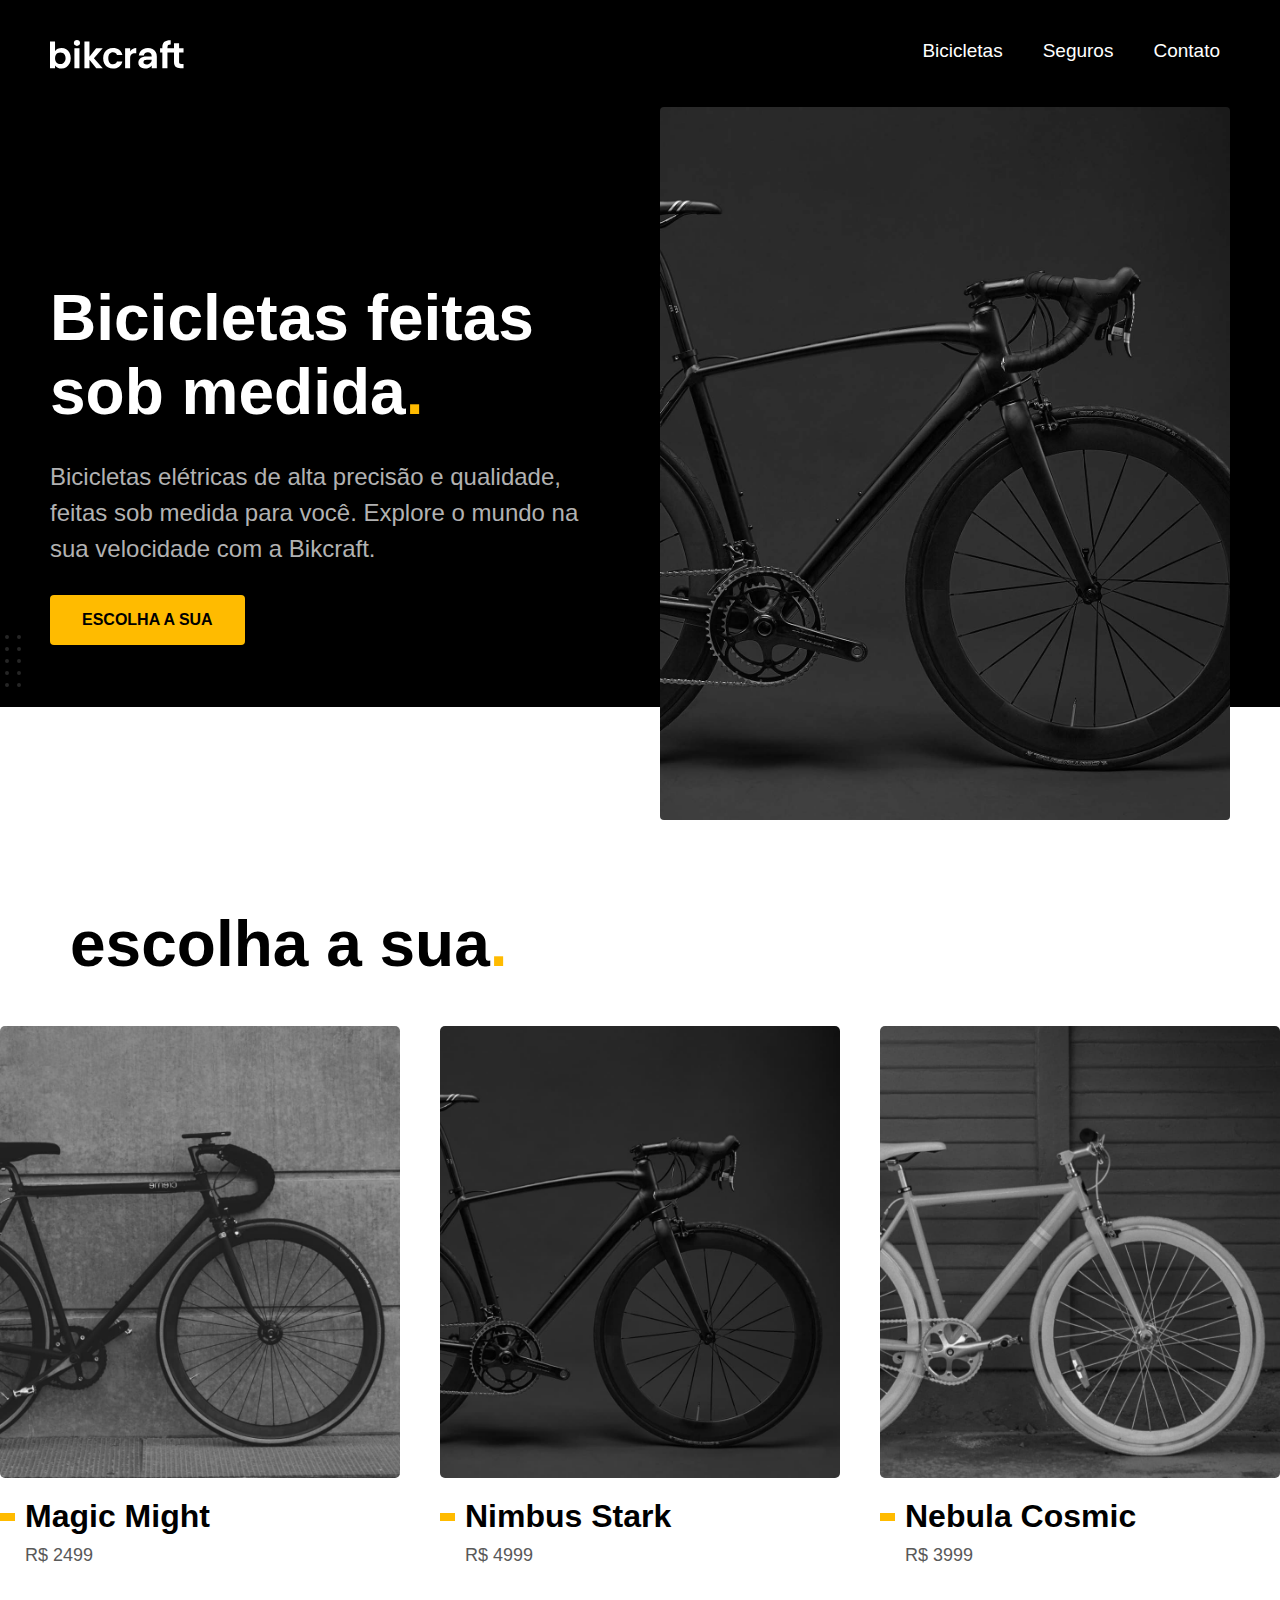
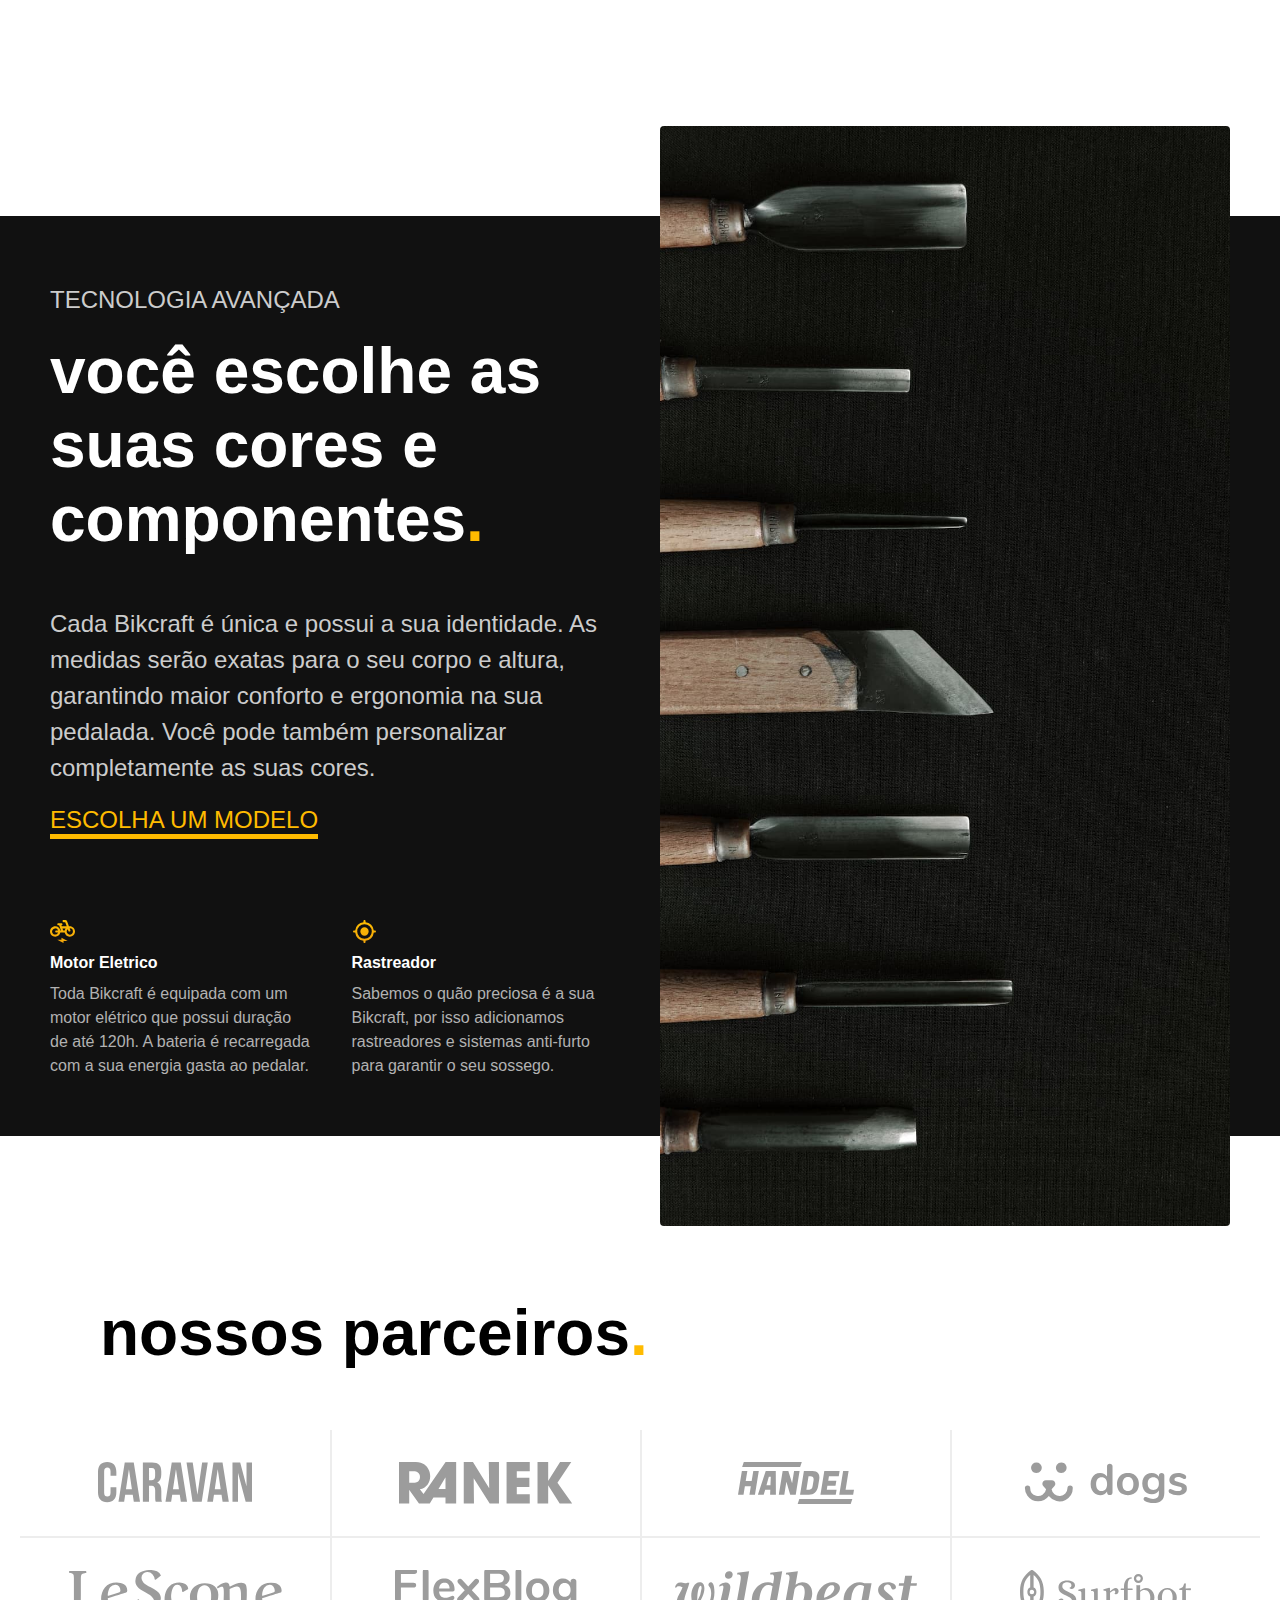
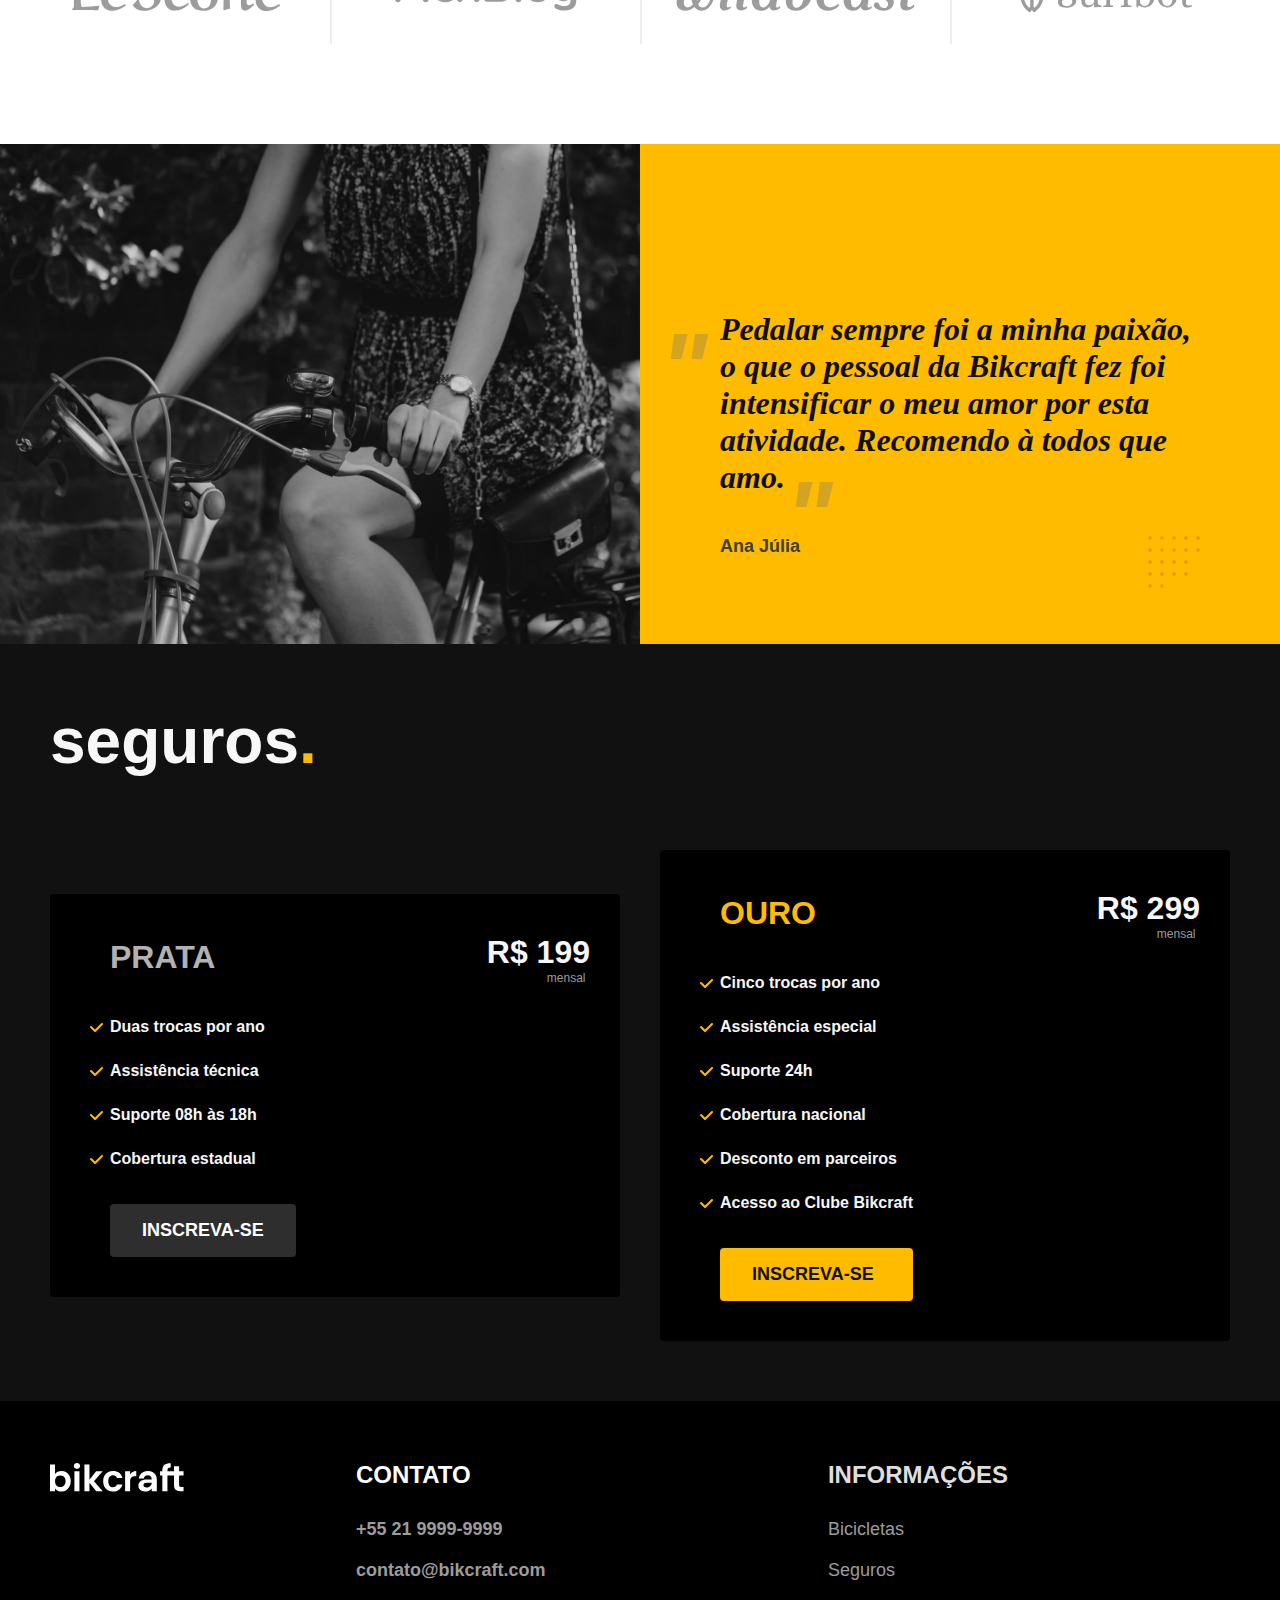
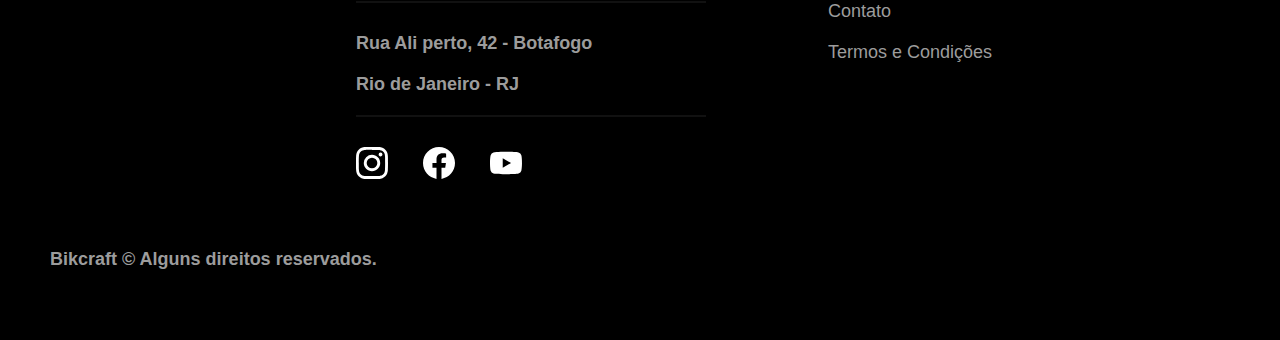
<file: Index.html>
<!DOCTYPE html>
<html lang="pt-br">

<head>
  <meta charset="UTF-8">
  <meta http-equiv="X-UA-Compatible" content="IE=edge">
  <meta name="viewport" content="width=device-width, initial-scale=1.0">
  <title>Bikcraft - Bicicletas Elétricas</title>
  <link rel="stylesheet" href="./CSS/style.css">
  <link rel="preconnect" href="https://fonts.googleapis.com">
  <link rel="preconnect" href="https://fonts.gstatic.com" crossorigin>
  <link href="https://fonts.googleapis.com/css2?family=Roboto&display=swap" rel="stylesheet">
  <link rel="icon" href="./img/icones/favicon.svg">
</head>

<body>
  <header>
    <div class="header-background">
      <div class="cabeçalho">
        <div>
          <a href="./">
            <img src="img/bikcraft.svg" alt="bikcraft">
          </a>
        </div>
        <nav class="menu">
          <ul>
            <li><a href="./escolha.html">Bicicletas</a></li>
            <li><a href="Seguros.html">Seguros</a></li>
            <li><a href="./contato.html">Contato</a></li>
          </ul>
        </nav>
      </div>
    </div>
    <div class="header-background2">
      <div class="sobrebik">
        <div class="sobrebik-txt">
          <h1>
            Bicicletas feitas sob medida<span class="ponto">.</span>
          </h1>
          <p>
            Bicicletas elétricas de alta precisão e qualidade, feitas sob medida para você. Explore o mundo na sua velocidade com a Bikcraft.
          </p>
          <a href="./escolha.html">ESCOLHA A SUA</a>
        </div>
        <div class="sobrebik-img">
          <img src="./img/fotos/introducao.jpg" width="1280" height="1600" alt="Nimbusblack" class="img1">
          <img src="img/bicicletas/nimbus.jpg" alt="ninbusblack" class="img2">
        </div>
      </div>
    </div>
  </header>
  <main class="main">
    <div class="escolha">
      <div class="escolha-txt">
        <h1>escolha a sua<span classe="ponto">.</span></h1>
      </div>
      <section class="escolha-img">
        <div class="magic">
          <a href="Magic.html">
            <img src="img/bicicletas/magic-home.jpg" alt="magic">
            <div class="escolhadetalhe"><span></span>
              <h2>Magic Might</h2>
            </div>
            <p>R$ 2499</p>
          </a>
        </div>
        <div class="nimbus">
          <a href="nimbus.html">
            <img src="img/bicicletas/nimbus-home.jpg" alt="nimbus">
            <div class="escolhadetalhe"><span></span>
              <h2>Nimbus Stark</h2>
            </div>
            <p>R$ 4999</p>
          </a>
        </div>
        <div class="nebula">
          <a href="cosmic.html">
            <img src="img/bicicletas/nebula-home.jpg" alt="nebula">
            <div class="escolhadetalhe"><span></span>
              <h2>Nebula Cosmic</h2>
            </div>
            <p>R$ 3999</p>
          </a>
        </div>
      </section>
    </div>
    <section class="identidade">
      <div class="identidade-bg">
        <div class="identidade-txt">
          <h1>TECNOLOGIA AVANÇADA</h1>
          <h2>você escolhe as suas cores e componentes<span class="ponto">.</span></h2>
          <p>Cada Bikcraft é única e possui a sua identidade. As medidas serão exatas para o seu corpo e altura, garantindo maior conforto e ergonomia na sua pedalada. Você pode também personalizar completamente as suas cores.</p>
          <a href="escolha.html">
            escolha um modelo
          </a>
          <div class="identidade-vantagens">
            <div class="vantagens">
              <img src="img/icones/eletrica.svg" alt="motor eletrico" class="icone">
              <h1> Motor Eletrico</h1>
              <p>Toda Bikcraft é equipada com um motor elétrico que possui duração de até 120h. A bateria é recarregada com a sua energia gasta ao pedalar.</p>
            </div>
            <div class="vantagens">
              <img src="img/icones/rastreador.svg" alt="rastreador" class="icone">
              <h1>Rastreador</h1>
              <p>Sabemos o quão preciosa é a sua Bikcraft, por isso adicionamos rastreadores e sistemas anti-furto para garantir o seu sossego.</p>

            </div>

          </div>

        </div>
        <div class="identidade-img">
          <img src="./img/fotos/tecnologia.jpg" width="1200" height="1920" alt="tecnologia">
        </div>
      </div>
    </section>
    <section class="parceiros">
      <div class="parceiros-h1">
        <h1>nossos parceiros<span class="ponto">.</span></h1>
      </div>
      <div class="parceiros-img">
        <ul>
          <li><img src="img/parceiros/caravan.svg" alt=""></li>
          <li><img src="img/parceiros/ranek.svg" alt=""></li>
          <li><img src="img/parceiros/handel.svg" alt=""></li>
          <li><img src="img/parceiros/dogs.svg" alt=""></li>
          <li><img src="img/parceiros/lescone.svg" alt=""></li>
          <li><img src="img/parceiros/flexblog.svg" alt=""></li>
          <li><img src="img/parceiros/wildbeast.svg" alt=""></li>
          <li><img src="img/parceiros/surfbot.svg" alt=""></li>
        </ul>
      </div>
    </section>
    <section class="pedalar">
      <div class="pedalar-esquerda"><img src="img/fotos/depoimento.jpg" alt="" width="1560" height="1360"></div>
      <div class="pedalar-direita">
        <h1> <i> Pedalar sempre foi a minha paixão, o que o pessoal da Bikcraft fez foi intensificar o meu amor por esta atividade. Recomendo à todos que amo.</i></h1>
        <p>Ana Júlia <span><img src="img/dec/bottom-right-p.svg" alt=""></span></p>
      </div>
    </section>
  </main>
  <section class="seguros-bg">
    <div class="seguros-conteiner">
      <div class="seguros-txt">
        <h1>seguros<span class="ponto">.</span></h1>
      </div>
      <div class="seguros">
        <div class="seguro-prata">
          <div class="seguro-prata-esquerda">
            <h1>Prata</h1>
            <ul>
              <li>Duas trocas por ano</li>
              <li>Assistência técnica</li>
              <li>Suporte 08h às 18h</li>
              <li>Cobertura estadual</li>
            </ul>
            <a href="orcamento.html?tipo=seguro&produto=prata">INSCREVA-SE</a>
          </div>
          <div class="seguro-prata-direita">
            <h1>
              R$ 199
            </h1>
            <p>mensal</p>
          </div>
        </div>
        <div class="seguro-ouro">
          <div class="seguro-ouro-esquerda">
            <h1>OURO</h1>
            <ul>
              <li>Cinco trocas por ano</li>
              <li>Assistência especial</li>
              <li>Suporte 24h</li>
              <li>Cobertura nacional</li>
              <li>Desconto em parceiros</li>
              <li>Acesso ao Clube Bikcraft</li>
            </ul>
            <a href="orcamento.html?tipo=seguro&produto=ouro">INSCREVA-SE</a>
          </div>
          <div class="seguro-ouro-direita">
            <h1>R$ 299</h1>
            <p>mensal</p>
          </div>
        </div>
      </div>
  </section>
  <footer class="rodape-bg">
    <div class="rodape">
      <div class="rodabik">
        <img src="img/bikcraft.svg" alt="">

      </div>
      <div class="rodacontato">
        <h1>CONTATO</h1>
        <div class="contatodetalhe">
          <a href="">
            <p>+55 21 9999-9999</p>
          </a>
          <a href="">
            <p>contato@bikcraft.com</p>
          </a>
        </div>
        <div class="contatodetalhe">
          <h2>Rua Ali perto, 42 - Botafogo</h2>
          <h2>Rio de Janeiro - RJ</h2>
        </div>
        <div class="rodaredes">
          <img src="img/redes/instagram.svg" alt="">
          <img src="img/redes/facebook.svg" alt="">
          <img src="img/redes/youtube.svg" alt="">
        </div>
      </div>
      <div class="rodainfo">
        <h1>INFORMAÇÕES</h1>
        <a href="./escolha .html">
          <p> Bicicletas</p>
        </a>
        <a href="Seguros.html">
          <p>Seguros</p>
        </a>
        <a href="Seguros.html">
          <p>Contato</p>
        </a>
        <a href="termos.html">
          <p>Termos e Condições</p>
        </a>
      </div>
    </div>
    <div class="rodape-bottom">
      <h3>Bikcraft © Alguns direitos reservados.</h3>
    </div>

  </footer>
  <script src="js/script.js"></script>
</body>

</html>
</file>
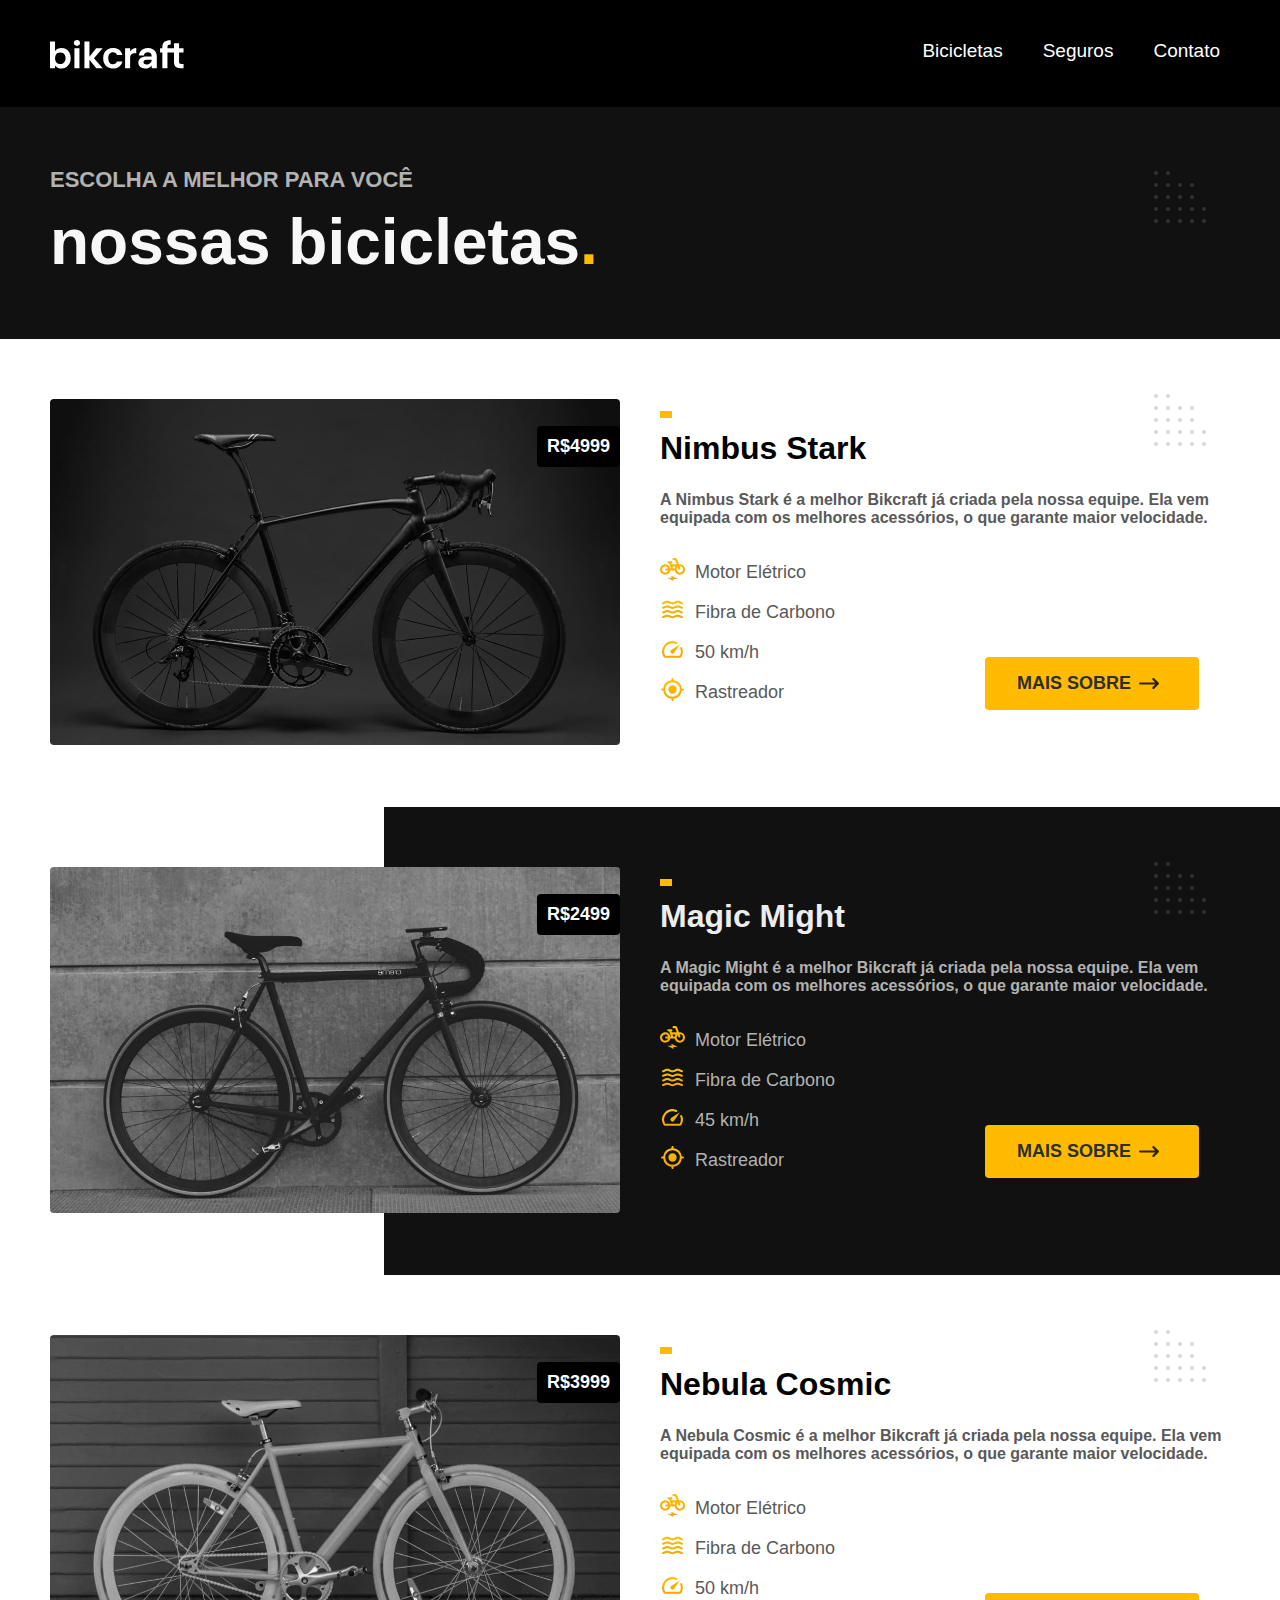
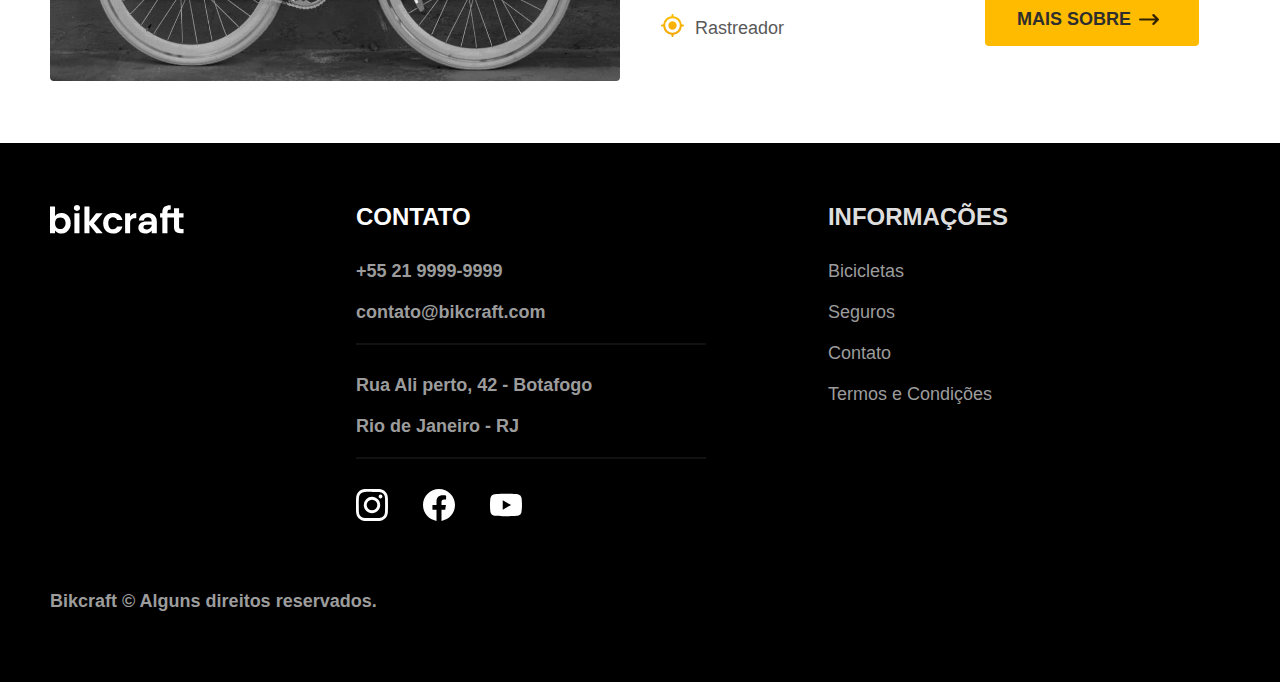
<file: escolha .html>
<!DOCTYPE html>
<html lang="pt-br">

<head>
  <meta charset="UTF-8">
  <meta http-equiv="X-UA-Compatible" content="IE=edge">
  <meta name="viewport" content="width=device-width, initial-scale=1.0">
  <title>Bicicletas | Bikcraft</title>
  <link rel="stylesheet" href="CSS/escolha.css">
</head>

<body>
  <header>
    <div class="header-background">
      <div class="cabeçalho">
        <div>
          <a href="./">
            <img src="img/bikcraft.svg" alt="bikcraft">
          </a>
        </div>
        <nav class="menu">
          <ul>
            <li><a href="./escolha .html">Bicicletas</a></li>
            <li><a href="./Seguros.html">Seguros</a></li>
            <li><a href="contato.html">Contato</a></li>
          </ul>
        </nav>
      </div>
  </header>
  <section class="escolha-parte1">
    <div class="escolha-a-melhor">
      <h1>ESCOLHA A MELHOR PARA VOCÊ</h1>
      <p>nossas bicicletas<span class="ponto">.</span></p>
    </div>
  </section>
  <section class="escolha-parte2">
    <div class="escolha-parte2-img">
      <img src="img/bicicletas/nimbus.jpg" alt="nimbusbike">
    </div>
    <div class="escolha-parte2-txt">
      <div class="escolha-parte2-txt-detalhe"></div>
      <div class="escolha-parte2-txt-direita">
        <h1>Nimbus Stark</h1>
        <p>A Nimbus Stark é a melhor Bikcraft já criada pela nossa equipe. Ela vem equipada com os melhores acessórios, o que garante maior velocidade.</p>
        <div class="escolha-parte2-txt-icones">
          <div class="escolha-parte2-txt-icones-esquerda">
            <ul>
              <li><span><img src="img/icones/eletrica.svg" alt=""></span>Motor Elétrico</li>
              <li><span><img src="img/icones/carbono.svg" alt=""></span>Fibra de Carbono</li>
              <li><span><img src="img/icones/velocidade.svg" alt=""></span>50 km/h</li>
              <li><span><img src="img/icones/rastreador.svg" alt=""></span>Rastreador</li>
            </ul>
          </div>
          <div class="escolha-parte2-txt-icones-direita-bg">
            <div class="escolha-parte2-txt-icones-direita">
              <a href="">mais sobre<span><img src="img/icones/seta.svg" alt="seta"></span></a>
            </div>
          </div>
        </div>
      </div>
    </div>
  </section>
  <section class="escolha-parte3-bg">
    <div class="escolha-parte3">
      <div class="escolha-parte2-img">
        <img src="img/bicicletas/magic.jpg" alt="magicbike">
      </div>
      <div class="escolha-parte2-txt">
        <div class="escolha-parte2-txt-detalhe"></div>
        <div class="escolha-parte2-txt-direita">
          <h1>Magic Might</h1>
          <p>A Magic Might é a melhor Bikcraft já criada pela nossa equipe. Ela vem equipada com os melhores acessórios, o que garante maior velocidade.</p>
          <div class="escolha-parte2-txt-icones">
            <div class="escolha-parte2-txt-icones-esquerda">
              <ul>
                <li><span><img src="img/icones/eletrica.svg" alt=""></span>Motor Elétrico</li>
                <li><span><img src="img/icones/carbono.svg" alt=""></span>Fibra de Carbono</li>
                <li><span><img src="img/icones/velocidade.svg" alt=""></span>45 km/h</li>
                <li><span><img src="img/icones/rastreador.svg" alt=""></span>Rastreador</li>
              </ul>
            </div>
            <div class="escolha-parte2-txt-icones-direita-bg">
              <div class="escolha-parte2-txt-icones-direita">
                <a href="">mais sobre<span><img src="img/icones/seta.svg" alt="seta"></span></a>
              </div>
            </div>
          </div>
        </div>
      </div>
    </div>
  </section>
  <section class="escolha-parte4">
    <div class="escolha-parte2-img">
      <img src="img/bicicletas/nebula.jpg" alt="nebulabike">
    </div>
    <div class="escolha-parte2-txt">
      <div class="escolha-parte2-txt-detalhe"></div>
      <div class="escolha-parte2-txt-direita">
        <h1>Nebula Cosmic</h1>
        <p>A Nebula Cosmic é a melhor Bikcraft já criada pela nossa equipe. Ela vem equipada com os melhores acessórios, o que garante maior velocidade.</p>
        <div class="escolha-parte2-txt-icones">
          <div class="escolha-parte2-txt-icones-esquerda">
            <ul>
              <li><span><img src="img/icones/eletrica.svg" alt=""></span>Motor Elétrico</li>
              <li><span><img src="img/icones/carbono.svg" alt=""></span>Fibra de Carbono</li>
              <li><span><img src="img/icones/velocidade.svg" alt=""></span>50 km/h</li>
              <li><span><img src="img/icones/rastreador.svg" alt=""></span>Rastreador</li>
            </ul>
          </div>
          <div class="escolha-parte2-txt-icones-direita-bg">
            <div class="escolha-parte2-txt-icones-direita">
              <a href="">mais sobre<span><img src="img/icones/seta.svg" alt="seta"></span></a>
            </div>
          </div>
        </div>
      </div>
    </div>
  </section>
  <footer class="rodape-bg">
    <div class="rodape">
      <div class="rodabik">
        <img src="img/bikcraft.svg" alt="">

      </div>
      <div class="rodacontato">
        <h1>CONTATO</h1>
        <div class="contatodetalhe">
          <a href="">
            <p>+55 21 9999-9999</p>
          </a>
          <a href="">
            <p>contato@bikcraft.com</p>
          </a>
        </div>
        <div class="contatodetalhe">
          <h2>Rua Ali perto, 42 - Botafogo</h2>
          <h2>Rio de Janeiro - RJ</h2>
        </div>
        <div class="rodaredes">
          <img src="img/redes/instagram.svg" alt="">
          <img src="img/redes/facebook.svg" alt="">
          <img src="img/redes/youtube.svg" alt="">
        </div>
      </div>
      <div class="rodainfo">
        <h1>INFORMAÇÕES</h1>
        <a href="./escolha .html">
          <p> Bicicletas</p>
        </a>
        <a href="Seguros.html">
          <p>Seguros</p>
        </a>
        <a href="Seguros.html">
          <p>Contato</p>
        </a>
        <a href="termos.html">
          <p>Termos e Condições</p>
        </a>
      </div>
    </div>
    <div class="rodape-bottom">
      <h3>Bikcraft © Alguns direitos reservados.</h3>
    </div>

  </footer>
</body>

</html>
</file>
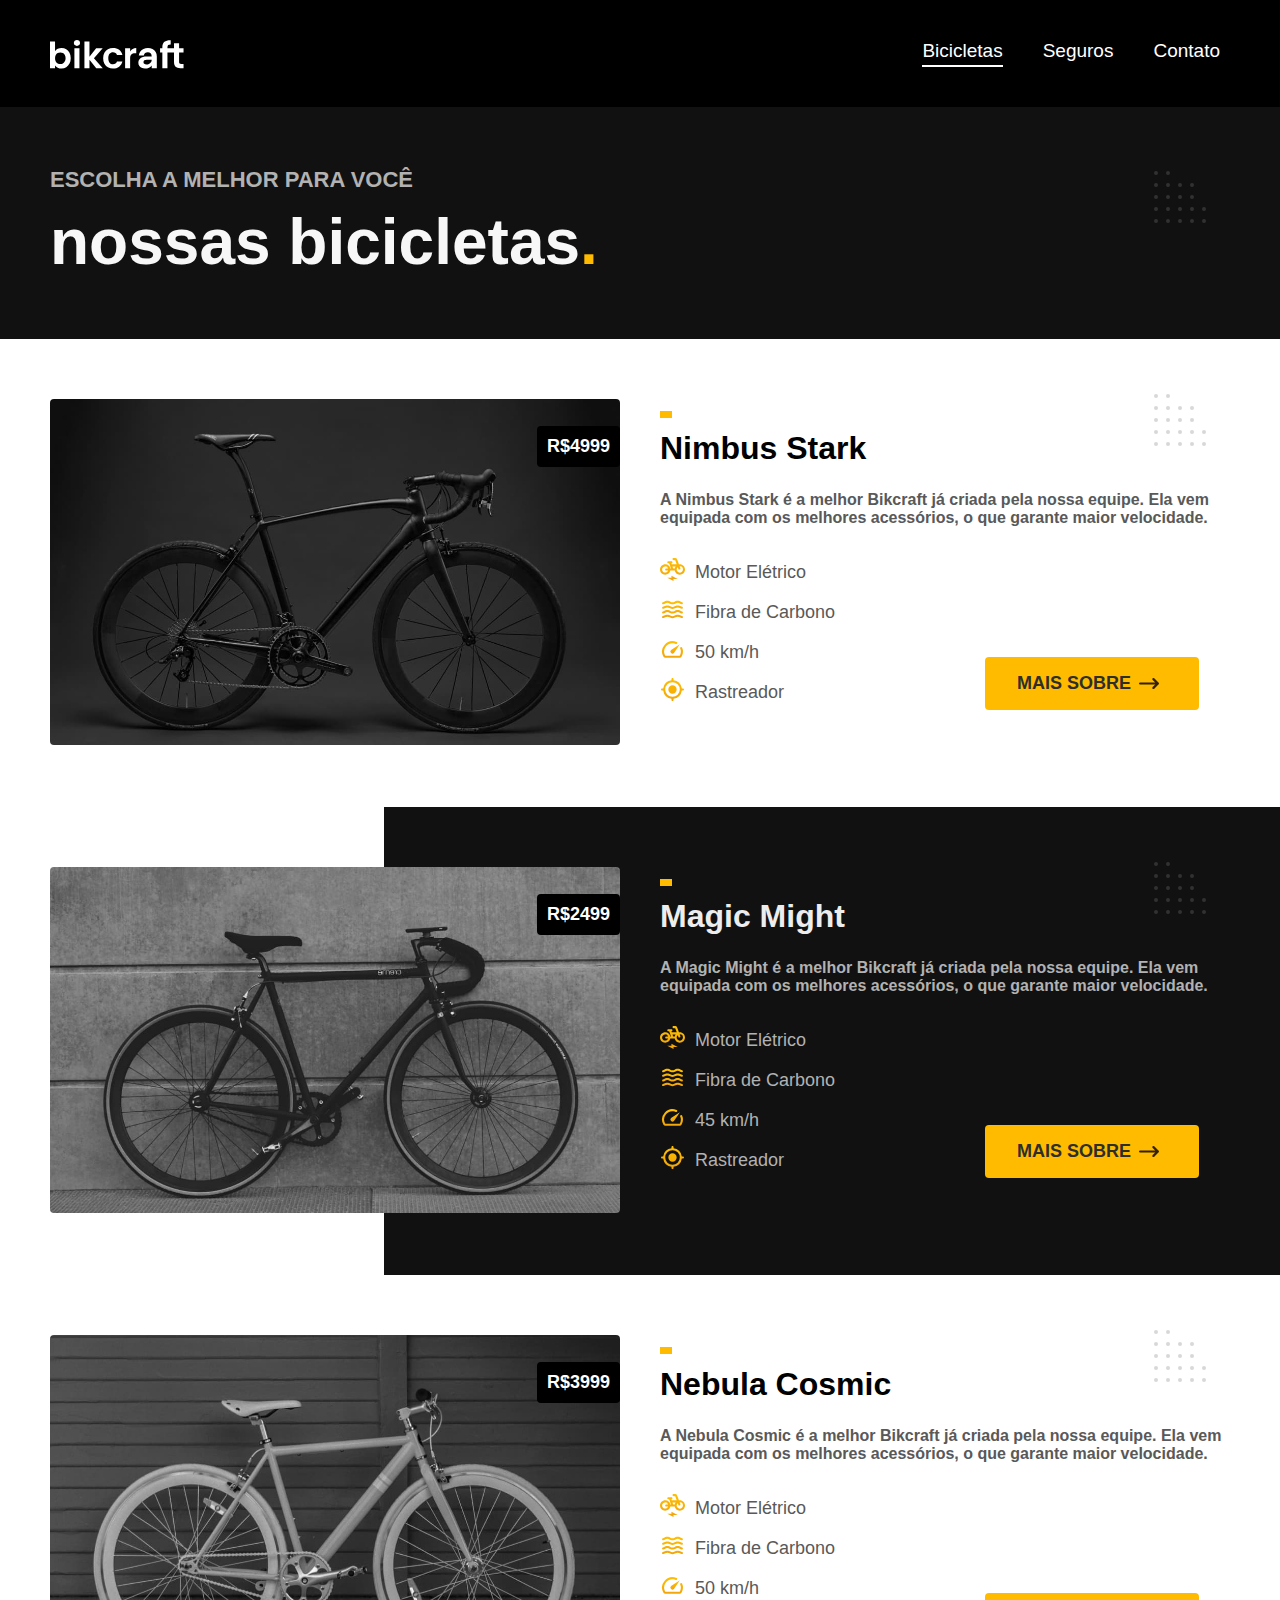
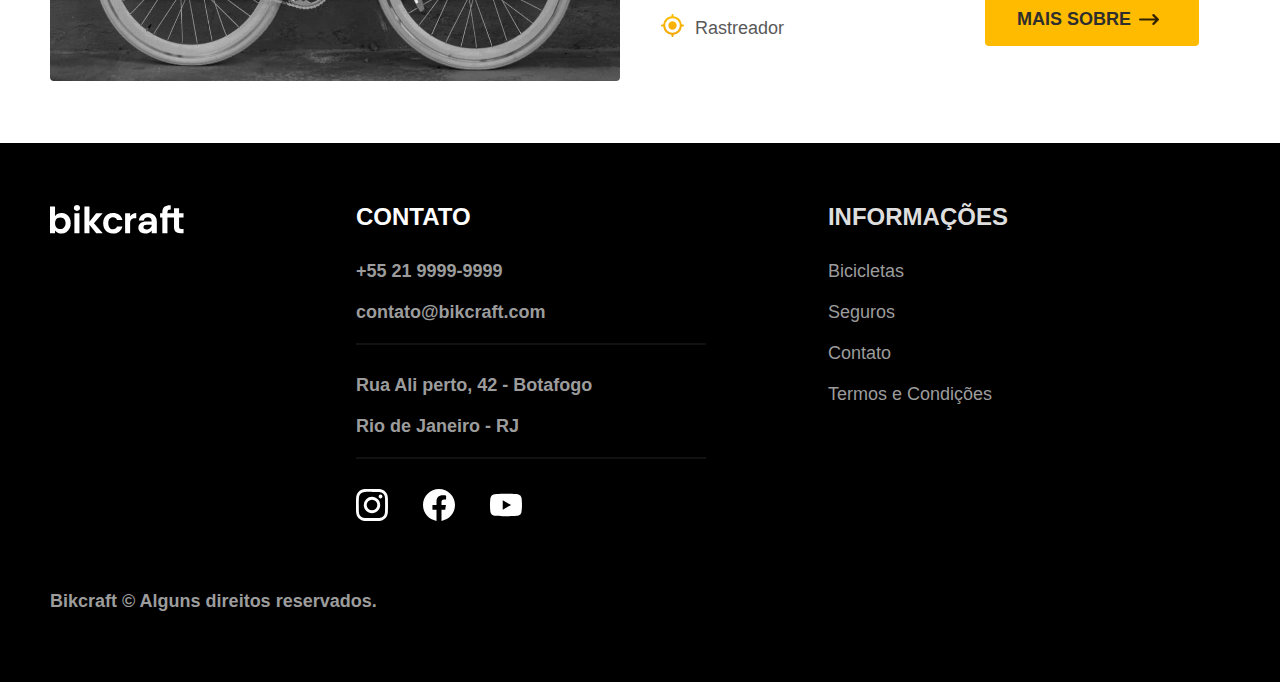
<file: escolha.html>
<!DOCTYPE html>
<html lang="pt-br">

<head>
  <meta charset="UTF-8">
  <meta http-equiv="X-UA-Compatible" content="IE=edge">
  <meta name="viewport" content="width=device-width, initial-scale=1.0">
  <title>Bicicletas | Bikcraft</title>
  <link rel="stylesheet" href="CSS/escolha.css">
  <link rel="preconnect" href="https://fonts.googleapis.com">
  <link rel="preconnect" href="https://fonts.gstatic.com" crossorigin>
  <link href="https://fonts.googleapis.com/css2?family=Roboto&display=swap" rel="stylesheet">
  <link rel="icon" href="./img/icones/favicon.svg">

</head>

<body>
  <header>
    <div class="header-background">
      <div class="cabeçalho">
        <div>
          <a href="./">
            <img src="img/bikcraft.svg" alt="bikcraft">
          </a>
        </div>
        <nav class="menu">
          <ul>
            <li><a href="./escolha.html">Bicicletas</a></li>
            <li><a href="./Seguros.html">Seguros</a></li>
            <li><a href="contato.html">Contato</a></li>
          </ul>
        </nav>
      </div>
  </header>
  <section class="escolha-parte1">
    <div class="escolha-a-melhor">
      <h1>ESCOLHA A MELHOR PARA VOCÊ</h1>
      <p>nossas bicicletas<span class="ponto">.</span></p>
    </div>
  </section>
  <section class="escolha-parte2">
    <div class="escolha-parte2-img">
      <img src="img/bicicletas/nimbus.jpg" alt="nimbusbike">
    </div>
    <div class="escolha-parte2-txt">
      <div class="escolha-parte2-txt-detalhe"></div>
      <div class="escolha-parte2-txt-direita">
        <h1>Nimbus Stark</h1>
        <p>A Nimbus Stark é a melhor Bikcraft já criada pela nossa equipe. Ela vem equipada com os melhores acessórios, o que garante maior velocidade.</p>
        <div class="escolha-parte2-txt-icones">
          <div class="escolha-parte2-txt-icones-esquerda">
            <ul>
              <li><span><img src="img/icones/eletrica.svg" alt=""></span>Motor Elétrico</li>
              <li><span><img src="img/icones/carbono.svg" alt=""></span>Fibra de Carbono</li>
              <li><span><img src="img/icones/velocidade.svg" alt=""></span>50 km/h</li>
              <li><span><img src="img/icones/rastreador.svg" alt=""></span>Rastreador</li>
            </ul>
          </div>
          <div class="escolha-parte2-txt-icones-direita-bg">
            <div class="escolha-parte2-txt-icones-direita">
              <a href="nimbus.html">mais sobre<span><img src="img/icones/seta.svg" alt="seta"></span></a>
            </div>
          </div>
        </div>
      </div>
    </div>
  </section>
  <section class="escolha-parte3-bg">
    <div class="escolha-parte3">
      <div class="escolha-parte2-img">
        <img src="img/bicicletas/magic.jpg" alt="magicbike">
      </div>
      <div class="escolha-parte2-txt">
        <div class="escolha-parte2-txt-detalhe"></div>
        <div class="escolha-parte2-txt-direita">
          <h1>Magic Might</h1>
          <p>A Magic Might é a melhor Bikcraft já criada pela nossa equipe. Ela vem equipada com os melhores acessórios, o que garante maior velocidade.</p>
          <div class="escolha-parte2-txt-icones">
            <div class="escolha-parte2-txt-icones-esquerda">
              <ul>
                <li><span><img src="img/icones/eletrica.svg" alt=""></span>Motor Elétrico</li>
                <li><span><img src="img/icones/carbono.svg" alt=""></span>Fibra de Carbono</li>
                <li><span><img src="img/icones/velocidade.svg" alt=""></span>45 km/h</li>
                <li><span><img src="img/icones/rastreador.svg" alt=""></span>Rastreador</li>
              </ul>
            </div>
            <div class="escolha-parte2-txt-icones-direita-bg">
              <div class="escolha-parte2-txt-icones-direita">
                <a href="Magic.html">mais sobre<span><img src="img/icones/seta.svg" alt="seta"></span></a>
              </div>
            </div>
          </div>
        </div>
      </div>
    </div>
  </section>
  <section class="escolha-parte4">
    <div class="escolha-parte2-img">
      <img src="img/bicicletas/nebula.jpg" alt="nebulabike">
    </div>
    <div class="escolha-parte2-txt">
      <div class="escolha-parte2-txt-detalhe"></div>
      <div class="escolha-parte2-txt-direita">
        <h1>Nebula Cosmic</h1>
        <p>A Nebula Cosmic é a melhor Bikcraft já criada pela nossa equipe. Ela vem equipada com os melhores acessórios, o que garante maior velocidade.</p>
        <div class="escolha-parte2-txt-icones">
          <div class="escolha-parte2-txt-icones-esquerda">
            <ul>
              <li><span><img src="img/icones/eletrica.svg" alt=""></span>Motor Elétrico</li>
              <li><span><img src="img/icones/carbono.svg" alt=""></span>Fibra de Carbono</li>
              <li><span><img src="img/icones/velocidade.svg" alt=""></span>50 km/h</li>
              <li><span><img src="img/icones/rastreador.svg" alt=""></span>Rastreador</li>
            </ul>
          </div>
          <div class="escolha-parte2-txt-icones-direita-bg">
            <div class="escolha-parte2-txt-icones-direita">
              <a href="cosmic.html">mais sobre<span><img src="img/icones/seta.svg" alt="seta"></span></a>
            </div>
          </div>
        </div>
      </div>
    </div>
  </section>
  <footer class="rodape-bg">
    <div class="rodape">
      <div class="rodabik">
        <img src="img/bikcraft.svg" alt="">

      </div>
      <div class="rodacontato">
        <h1>CONTATO</h1>
        <div class="contatodetalhe">
          <a href="">
            <p>+55 21 9999-9999</p>
          </a>
          <a href="">
            <p>contato@bikcraft.com</p>
          </a>
        </div>
        <div class="contatodetalhe">
          <h2>Rua Ali perto, 42 - Botafogo</h2>
          <h2>Rio de Janeiro - RJ</h2>
        </div>
        <div class="rodaredes">
          <img src="img/redes/instagram.svg" alt="">
          <img src="img/redes/facebook.svg" alt="">
          <img src="img/redes/youtube.svg" alt="">
        </div>
      </div>
      <div class="rodainfo">
        <h1>INFORMAÇÕES</h1>
        <a href="./escolha .html">
          <p> Bicicletas</p>
        </a>
        <a href="Seguros.html">
          <p>Seguros</p>
        </a>
        <a href="Seguros.html">
          <p>Contato</p>
        </a>
        <a href="termos.html">
          <p>Termos e Condições</p>
        </a>
      </div>
    </div>
    <div class="rodape-bottom">
      <h3>Bikcraft © Alguns direitos reservados.</h3>
    </div>

  </footer>
  <script src="js/script.js"></script>
</body>

</html>
</file>
<file: CSS/style.css>
/*global*/
:root {
  --cor-0: #ffffff;
  --cor-1: #f7f7f7;
  --cor-2: #ededed;
  --cor-3: #dedede;
  --cor-4: #cccccc;
  --cor-5: #b2b2b2;
  --cor-6: #9c9c9c;
  --cor-7: #717171;
  --cor-8: #595959;
  --cor-9: #404040;
  --cor-10: #2e2e2e;
  --cor-11: #111111;
  --cor-12: #000000;
  --cor-p1: #ffbb00;
  --cor-p2: #e4a30b;
  --cor-p3: #a66f00;
  --cor-p4: #664400;
  --cor-p5: #332200;
}
h1,
h2,
h3,
div,
a,
header,
main,
nav,
footer,
ul,
li,
p,
body {
  margin: 0px;
  padding: 0px;
  font-size: 1rem;
}

body {
  font-family: Arial, Helvetica, sans-serif;
  justify-content: center;
  position: relative;
}

ul,
li {
  list-style: none;
}

a {
  text-decoration: none;
}
/*cabeçalho*/
header {
  background-color: var(--cor-12);
}
img {
  max-width: 100%;
  display: block;
}

.header-background {
  max-width: 1180px;
  padding: 0px;
  margin: 0 auto;
}

.cabeçalho {
  background-color: var(--cor-12);
  padding: 30px 0px;
  display: flex;
  justify-content: space-between;
  align-items: center;
}

.menu a {
  color: var(--cor-0);
  font-weight: 500;
  font-size: 19px;
  display: inline-block;
  position: relative;
}

.menu a::after {
  content: "";
  display: block;
  width: 0%;
  height: 2px;
  background-color: var(--cor-0);
  margin-top: 3px;
}

a.ativo::after{
  width: 100%;
}
.menu a:hover::after {
  width: 100%;
  transition: 0.3s;
  position: absolute;
}

.menu ul {
  display: flex;
  flex-wrap: wrap;
  padding: 10px;
  gap: 40px;
}

/*introdução*/
.header-background2 {
  max-height: 600px;
}

.sobrebik {
  display: grid;
  grid-template-columns: 1fr 1fr;
  gap: 0px 40px;
  align-items: center;
  padding: 0px 20px;
  margin: 0px auto;
  max-width: 1180px;
}

.sobrebik-txt {
  color: var(--cor-0);
}

.sobrebik-txt h1 {
  font-size: 64px;
  margin-bottom: 30px;
}

.sobrebik-txt p {
  font-style: "roboto";
  font-size: 24px;
  color: var(--cor-5);
  line-height: 36px;
}

.sobrebik-txt a {
  color: var(--cor-12);
  background-color: var(--cor-p1);
  margin-top: 28px;
  display: inline-block;
  padding: 1rem 2rem;
  border-radius: 4px;
  font-weight: 600;
  position: relative;
}

.sobrebik-txt a::before {
  position: absolute;
  content: "";
  background: url(../img/dec/bottom-left.svg) no-repeat center;
  z-index: 99;
  height: 100px;
  width: 100px;
  right: 200px;
}

.ponto {
  color: var(--cor-p1);
}

.sobrebik-img img {
  width: 100%;
  height: 100%;
  object-fit: cover;
  border-radius: 4px;
}

.img2 {
  max-width: 0;
}

@media (max-width: 800px) {
  .menu a:hover {
    background-color: var(--cor-10);
  }
  .cabeçalho {
    padding: 30px 20px;
  }
  .menu ul {
    gap: 10px;
  }
  .menu a {
    padding: 10px 15px;
    background-color: var(--cor-11);
    border-radius: 4px;
    display: block;
  }

  .menu a::after {
    content: "";
    display: block;
    width: 0%;
    height: 0px;
  }

  .header-background2 {
    background-color: var(--cor-11);
    padding-top: 30px;
    max-height: 500px;
    display: block;
  }
  .sobrebik {
    grid-template-columns: 1fr;
  }

  .sobrebik-txt h1 {
    font-size: 32px;
    margin-bottom: 20px;
  }

  .sobrebik-txt p {
    font-size: 18px;
  }
  .sobrebik-txt a {
    font-size: 16px;
    margin-top: 30px;
    padding: 18px 28px;
    font-weight: 600;
  }

  .img1 {
    max-width: 0;
  }
  .img2 {
    padding-top: 30px;
    max-width: 100%;
  }
}

@media (max-width: 600px) {
  .menu a {
    color: var(--cor-0);
    font-weight: 500;
    font-size: 15px;
    padding: 7px;
  }
  .menu a:hover {
    background-color: var(--cor-10);
  }
  .cabeçalho {
    padding: 30px 20px;
    display: grid;
    padding-bottom: 5px;
  }
  .menu ul {
    gap: 10px;
    padding: 20px 0px;
  }
  .menu a {
    padding: 10px 15px;
    background-color: var(--cor-11);
    border-radius: 4px;
    display: block;
  }

  .menu a::after {
    content: "";
    display: block;
    width: 0%;
    height: 0px;
  }

  .header-background2 {
    background-color: var(--cor-11);
    padding-top: 30px;
    max-height: 500px;
    display: block;
  }
  .sobrebik {
    grid-template-columns: 1fr;
  }

  .sobrebik-txt h1 {
    font-size: 32px;
    margin-bottom: 20px;
  }

  .sobrebik-txt p {
    font-size: 18px;
  }
  .sobrebik-txt a {
    font-size: 16px;
    margin-top: 30px;
    padding: 18px 28px;
    font-weight: 600;
  }

  .img1 {
    max-width: 0;
  }
  .img2 {
    padding-top: 30px;
    max-width: 100%;
  }
}

/* MAIN*/
.escolha {
  padding-top: 200px;
  padding-bottom: 150px;
  max-width: 1300px;
  margin: 0px auto;
  margin-bottom: 100px;
}

.escolha-txt h1 {
  font-size: 64px;
  padding-left: 70px;
  margin-bottom: 45px;
}
.escolha-txt span {
  color: var(--cor-p1);
}

.escolha-img {
  display: grid;
  grid-template-columns: 1fr 1fr 1fr;
  gap: 40px;
}
.escolha-img img {
  border-radius: 5px;
}

.escolha-img h2 {
  font-size: 32px;
  color: var(--cor-12);
}

.escolha-img p {
  color: var(--cor-8);
  padding-left: 25px;
  font-size: 18px;
}
.escolhadetalhe {
  display: grid;
  grid-template-columns: auto 1fr;
  align-items: center;
  gap: 10px;
  padding-top: 20px;
  padding-bottom: 10px;
}

.escolhadetalhe > h2 {
  margin: 0px;
}

.escolha-img span {
  background-color: var(--cor-p1);
  width: 15px;
  height: 8px;
  display: block;
}

.escolha-img a:hover span {
  width: 30px;
  transition: 0.3s;
}
@media (max-width: 600px) {
  .escolha {
    display: block;
    margin: 0px;
    padding-top: 50px;
  }
  .escolha-img {
    overflow-x: auto;
    margin-top: 30px;
    padding: 30px;
    max-width: 1400px;
  }
  .escolha-img div {
    width: 300px;
  }
  .escolha-txt h1 {
    display: block;
    margin-top: 30px;
  }
}

/*section*/
.identidade {
  background-color: var(--cor-11);
  max-height: 900px;
  padding-bottom: 20px;
}

.identidade-bg {
  max-width: 1180px;
  margin: 0 auto;
  display: grid;
  grid-template-columns: 1fr 1fr;
  gap: 40px;
}

.identidade-txt > h1 {
  color: var(--cor-4);
  font-size: 24px;
  font-weight: 100;
  padding-top: 70px;
}

.identidade-txt > h2 {
  color: var(--cor-0);
  font-size: 64px;
  padding-top: 20px;
}

.identidade-txt > p {
  padding-top: 30px;
  font-size: 24px;
  color: var(--cor-4);
  line-height: 1.5;
}

.identidade-txt a {
  color: var(--cor-p1);
  margin: 20px 0px;
  font-size: 24px;
  display: inline-block;
  border-bottom: 5px solid var(--cor-p1);
  text-transform: uppercase;
}

.identidade-vantagens {
  padding-top: 60px;
  color: var(--cor-0);
  display: grid;
  grid-template-columns: 1fr 1fr;
  gap: 40px;
  padding-right: 7px;
}

.identidade-vantagens img {
  height: 25px;
  padding-bottom: 10px;
}
.identidade-vantagens h1 {
  padding-bottom: 10px;
}

.identidade-vantagens p {
  color: var(--cor-5);

  line-height: 1.5;
}

.identidade-img img {
  z-index: 99;
  position: relative;
  top: -90px;
  object-fit: cover;
  object-fit: right;
  width: 800px;
  height: 1100px;
  display: block;
  border-radius: 4px;
}

@media (max-width: 800px) {
  .identidade-bg {
    grid-template-columns: 1fr;
    padding: 20px;
  }
  .identidade {
    background-color: var(--cor-11);
    max-height: 850px;
  }

  .identidade-img img {
    max-height: 0;
  }

  .identidade-vantagens {
    grid-template-columns: 1fr;
  }

  .identidade-txt > h1 {
    color: var(--cor-4);
    font-size: 24px;
    font-weight: 100;
    padding-top: 70px;
  }

  .identidade-txt > h2 {
    color: var(--cor-0);
    font-size: 32px;
    padding-top: 20px;
  }

  .identidade-txt > p {
    padding-top: 30px;
    font-size: 18px;
    color: var(--cor-4);
    line-height: 1.5;
  }
}

/*parceiros*/
.parceiros {
  padding-top: 30px;
  padding-bottom: 100px;

  max-width: 1450px;
  margin: 0px auto;
}
.parceiros h1 {
  padding-left: 100px;
  padding-top: 130px;
  font-size: 64px;
  padding-bottom: 30px;
}

.parceiros-img ul {
  padding: 0px 20px;
  padding-top: 30px;
  display: grid;
  grid-template-columns: 1fr 1fr 1fr 1fr;
  justify-content: center;
}
.parceiros-img li {
  padding: 32px;
  display: flex;
  flex-wrap: wrap;
  justify-content: center;
}
.parceiros-img img {
  max-width: 100%;
  display: block;
  height: 42px;
}
.parceiros-img li {
  border-left: 2px solid var(--cor-2);
  border-bottom: 2px solid var(--cor-2);
}
.parceiros-img li:nth-child(n + 5) {
  border-bottom: none;
}
.parceiros-img li:nth-child(5),
li:first-child {
  border-left: 0;
}

@media (max-width: 800px) {
  .parceiros {
    padding: 20px;
  }
  .parceiros h1 {
    margin: 0px;
    padding: 0px;
  }
  .parceiros-img ul {
    grid-template-columns: 1fr 1fr;
    padding: 20px 0px;
  }
  .parceiros-img li:nth-child(n + 1) {
    border: 0px;
    border: 2px solid var(--cor-2);
  }
}
/*pedalar*/
.pedalar {
  display: grid;
  grid-template-columns: 1fr 1fr;
  background: var(--cor-p1);
  align-items: center;
}

.pedalar img {
  max-height: 500px;
  object-fit: cover;
}

.pedalar-direita h1 {
  color: var(--cor-11);
  font-family: "italic";
  font-size: 32px;
  padding: 0px 80px;
  padding-top: 150px;
}

.pedalar-direita p {
  padding: 40px 80px;
  font-size: 18px;
  font-weight: 600;
  color: var(--cor-9);
  display: flex;
  flex-wrap: wrap;
  justify-content: space-between;
}

.pedalar-direita img{
  width: 100%;
  height: 100%;

}


.pedalar-direita h1 i {
  position: relative;
}
.pedalar-direita h1 i::before {
  position: absolute;
  content: '"';
  font-family: "arial";
  left: -60px;
  font-size: 100px;
  color: var(--cor-7);
  opacity: 30%;
}

.pedalar-direita h1 i::after {
  position: absolute;
  content: '"';
  font-family: "arial";
  font-size: 100px;
  color: var(--cor-7);
  opacity: 30%;
}

@media (max-width: 800px) {
  .pedalar {
    display: block;
  }

  .pedalar img {
    max-width: 100%;
    max-height: 200px;
    display: block;
  }
  .pedalar h1 {
    padding: 40px;
    padding-top: 50px;
    font-size: 24px;
    text-align: center;
  }
  .pedalar-direita h1::before {
    position: absolute;
    content: '"';
    font-family: "arial";
    top: 10px;
    left: -50px;
    font-size: 100px;
    color: var(--cor-7);
    opacity: 30%;
  }
}

/*seguros*/
.seguros-bg {
  background: var(--cor-11);
}

.seguros-conteiner {
  max-width: 1180px;
  margin: 0 auto;
  padding: 60px 30px;
}

.seguros-txt h1 {
  font-size: 64px;
  color: var(--cor-1);
}
.seguros {
  padding-top: 72px;
  display: grid;
  grid-template-columns: 1fr 1fr;
  gap: 40px;
  align-items: center;
}

.seguro-prata,
.seguro-ouro {
  background: var(--cor-12);
  color: var(--cor-1);
  padding: 30px 60px;
  border-radius: 4px;
  display: flex;
  flex-wrap: wrap;
  justify-content: space-between;
}

.seguro-prata-esquerda h1,
.seguro-ouro-esquerda h1 {
  color: var(--cor-5);
  font-size: 32px;
  text-transform: uppercase;
  padding-top: 15px;
  padding-bottom: 42px;
}

.seguro-prata-esquerda ul,
.seguro-ouro-esquerda ul {
  font-weight: 600;
}
.seguro-prata-esquerda li,
.seguro-ouro-esquerda li {
  padding-bottom: 26px;
  list-style: url(../img/icones/lista.svg);
}

.seguro-prata-esquerda a,
.seguro-ouro-esquerda a {
  color: var(--cor-0);
  padding: 1rem 2rem;
  background: var(--cor-10);
  border-radius: 4px;
  font-weight: 600;
  font-size: 18px;
  display: block;
  margin: 10px 0px;
}

.seguro-prata-direita,
.seguro-ouro-direita {
  position: relative;
  top: 10px;
  left: 30px;
}
.seguro-prata-direita h1,
.seguro-ouro-direita h1 {
  font-size: 32px;
}

.seguro-prata-direita p,
.seguro-ouro-direita p {
  font-size: 12px;
  padding-left: 60px;
  color: var(--cor-6);
}

.seguro-ouro-esquerda h1 {
  color: var(--cor-p1);
}
.seguro-ouro-esquerda a {
  background-color: var(--cor-p1);
  color: var(--cor-11);
}

@media (max-width: 800px) {
  .seguros-txt h1 {
    font-size: 32px;
  }

  .seguros {
    grid-template-columns: 1fr;
    padding-top: 30px;
  }
  .seguro-prata-esquerda h1,
  .seguro-ouro-esquerda h1 {
    font-size: 24px;
  }
  .seguros-conteiner {
    max-width: 1180px;
    margin: 0 auto;
    padding: 60px 20px;
  }
}

.rodape-bg {
  background: var(--cor-12);
  color: var(--cor-3);
}
.rodacontato h1 {
  color: var(--cor-0);
}

.rodape-bg a {
  color: var(--cor-3);
}

.rodape-bg p:hover {
  color: white;
}

.rodape {
  max-width: 1180px;
  margin: 0 auto;
  display: grid;
  grid-template-columns: 0.7fr 1fr 1fr;
  padding-top: 60px;
}

.rodape h1 {
  font-size: 24px;
  padding-bottom: 30px;
}

.rodape p,
h2 {
  color: var(--cor-6);
  font-weight: 600;
  font-size: 18px;
  margin-bottom: 20px;
}

.rodaredes {
  display: flex;
  gap: 35px;
}

.contatodetalhe {
  border-bottom: 2px solid var(--cor-11);
  max-width: 350px;
  margin-bottom: 30px;
}

.rodainfo p {
  font-weight: 200;
}

.rodainfo {
  padding-left: 35px;
}

.rodape-bottom {
  max-width: 1180px;
  margin: 0 auto;
}

.rodape-bottom h3 {
  font-size: 18px;
  color: var(--cor-6);
  font-weight: 600;
  padding: 70px 0px;
  display: block;
}

@media (max-width: 800px) {
  .rodape {
    grid-template-columns: 1fr;
    gap: 50px;
    padding: 20px;
  }
  .rodabik > img {
    width: 0;
  }

  .rodape-bottom {
    padding: 20px;
  }

  .rodape-bottom h3 {
    font-size: 18px;
    padding: 0px;
  }

  .rodainfo {
    padding-left: 0px;
  }

  .escolha-txt h1{
    font-size: 48px;
    padding:20px
  }


}

.ativo::after{
  width: 100%;
}
</file>
<file: CSS/escolha.css>
/*global*/
@import "style.css";
:root {
  --cor-0: #ffffff;
  --cor-1: #f7f7f7;
  --cor-2: #ededed;
  --cor-3: #dedede;
  --cor-4: #cccccc;
  --cor-5: #b2b2b2;
  --cor-6: #9c9c9c;
  --cor-7: #717171;
  --cor-8: #595959;
  --cor-9: #404040;
  --cor-10: #2e2e2e;
  --cor-11: #111111;
  --cor-12: #000000;
  --cor-p1: #ffbb00;
  --cor-p2: #e4a30b;
  --cor-p3: #a66f00;
  --cor-p4: #664400;
  --cor-p5: #332200;
}


.escolha-parte1{
background-color: var(--cor-11);
color: var(--cor-1);
}
.escolha-a-melhor{
  max-width: 1180px;
  margin: 0 auto;
 }

 .escolha-a-melhor h1 {
padding-top: 60px;
color: var(--cor-5);
font-size: 22px;
position: relative;
 }

 .escolha-a-melhor p{
   padding-top: 12px;
   font-size: 64px;
   font-weight: 600;
   padding-bottom: 60px;

 }

 .escolha-a-melhor h1::after{
   content:"";
   background: url(../img/dec/top-right.svg) no-repeat center; 
   position: absolute;
   z-index: 99;
   width: 60px;
   height: 60px;
   left: 1100px;
  }

  .escolha-parte2,   .escolha-parte3, .escolha-parte4{
    max-width: 1180px;
    margin: 0 auto;
    display: grid;
    grid-template-columns: 1fr 1fr;
    gap: 40px;
    padding:60px 0px;
  }

.escolha-parte2-img img{
  border-radius: 4px;
}


.escolha-parte2-txt-detalhe{
  background-color: var(--cor-p1);
  height: 7px;
  width: 12px;
  position: relative;
  margin: 12px 0px;
}


.escolha-parte2-txt-detalhe::before{
  content: "R$4999";
  position:absolute;
  background: var(--cor-12);
  color: white;
  font-size: 18px;
  z-index: 99;
  padding: 10px;
  border-radius: 4px;
  font-weight: 600;
  right: 52px;
  top: 15px;
}
.escolha-parte2-txt-direita h1{
font-size: 32px;
padding-bottom: 24px;
position: relative;
}

.escolha-parte2-txt-direita h1::before{
  content:"";
  background: url(../img/dec/top-right.svg) no-repeat center; 
  position: absolute;
  z-index: 99;
  width: 100px;
  height: 100px;
  top: -60px;
  left: 470px;
}

.escolha-parte2-txt-direita p{
  color: var(--cor-8);
  font-weight: 600;
  max-width: 600px;
}
.escolha-parte3 .escolha-parte2-txt-direita p{
  color: var(--cor-5);
}

.escolha-parte2-txt-icones{
  display: flex;
  grid-template-columns: 1fr 1fr;
  padding: 30px 0px;
}

.escolha-parte2-txt-icones img{
  display: inline;
  width: 25px;
}

.escolha-parte2-txt-icones-esquerda li{
  display: grid;
  grid-template-columns: auto 1fr;
  align-items: center;
  gap: 10px;
  padding-bottom: 10px;
  font-size: 18px;
  color: var(--cor-8);
}

.escolha-parte3 .escolha-parte2-txt-icones-esquerda li{
  color: var(--cor-5);
}



.escolha-parte2-txt-icones-direita-bg{
  padding-top: 100px ;
  padding-left: 150px;
}



.escolha-parte2-txt-icones-direita a{
  background-color: var(--cor-p1);
  padding: 1rem 2rem;
  width: 150px;
  border-radius: 4px;
  color: var(--cor-10);
  text-transform: uppercase;
  font-weight: 600;
  font-size: 18px;
  display: flex;
  gap: 8px;
  }

  .escolha-parte2-txt-icones-direita a:hover{
    background-color: var(--cor-p2);
    color: var(--cor-11);
    gap: 15px;
    transition: 0.2s;
  }




.escolha-parte2-txt-icones-direita img{
  width: 20px;
  
}
.escolha-parte3-bg{
  max-width: 2000px;
  background: linear-gradient(to right, var(--cor-0) 30%, var(--cor-11) 0%);
  margin: 0 auto;
}
/* .escolha-parte3::after{
content: "";
background-color: var(--cor-11);
position: absolute;
left: 300px;
height: 480px;
width: 962px;
z-index: -1;
object-fit: cover;
}*/

.escolha-parte3 .escolha-parte2-txt-direita > h1{
  color: var(--cor-2);
}

.escolha-parte3 .escolha-parte2-txt-detalhe::before{
  content: "R$2499";
}

.escolha-parte4 .escolha-parte2-txt-detalhe::before{
  content: "R$3999";
}

@media(max-width: 800px){
  .escolha-parte2,   .escolha-parte3, .escolha-parte4{
  display:block;
    padding:30px 20px;
  }

  .escolha-parte3{
    background: var(--cor-11);
  }

  .escolha-parte3::after{
    content: "";
    background-color: var(--cor-11);
    left: 0px;
    height: 0px;
    width: 0px;
    z-index: -1;
    }

  .escolha-parte2-txt-direita h1::before{
    content:"";
    background: none; 
    position: absolute;
    z-index: 99;
    width: 0px;
    height: 0px;
    top: 0px;
    left: 0px;
  }
  .escolha-parte2-txt-icones{
    display: block;
  }

  .escolha-parte2-txt-icones-esquerda ul{
    display: grid;
    grid-template-columns: 1fr 1fr;
  }

  .escolha-parte2-txt-icones-direita-bg{
    padding: 0px;
  }

  .escolha-a-melhor{
    padding: 0px 20px;
  }

  .escolha-a-melhor p{
    font-size: 30px;
    padding-bottom: 30px;
  }
  .escolha-a-melhor h1{
    padding-top: 30px;
    color: var(--cor-5);
    font-size: 12px;
    position: relative;
}

     .escolha-a-melhor h1::after{
      width: 100px;
      height: 100px;
      left: 230px;
      bottom: -60px;
    }


}
</file>
